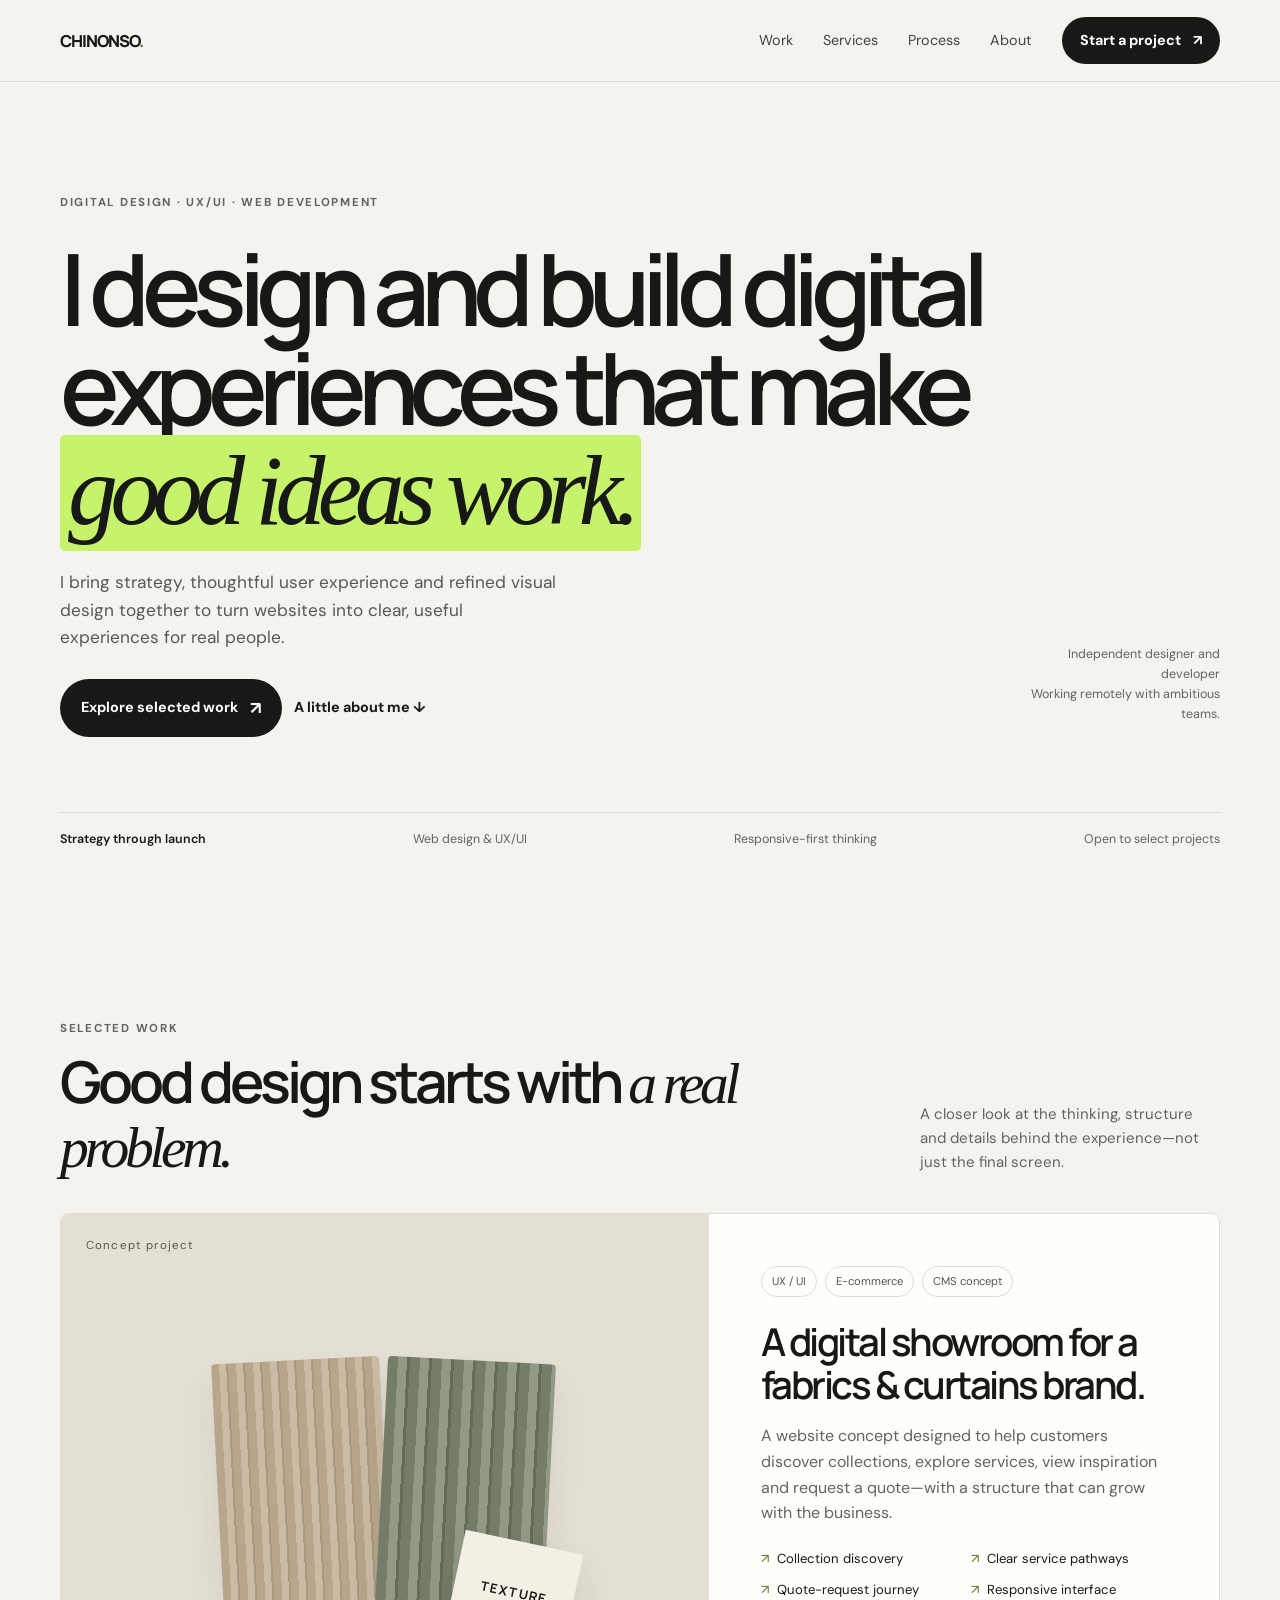
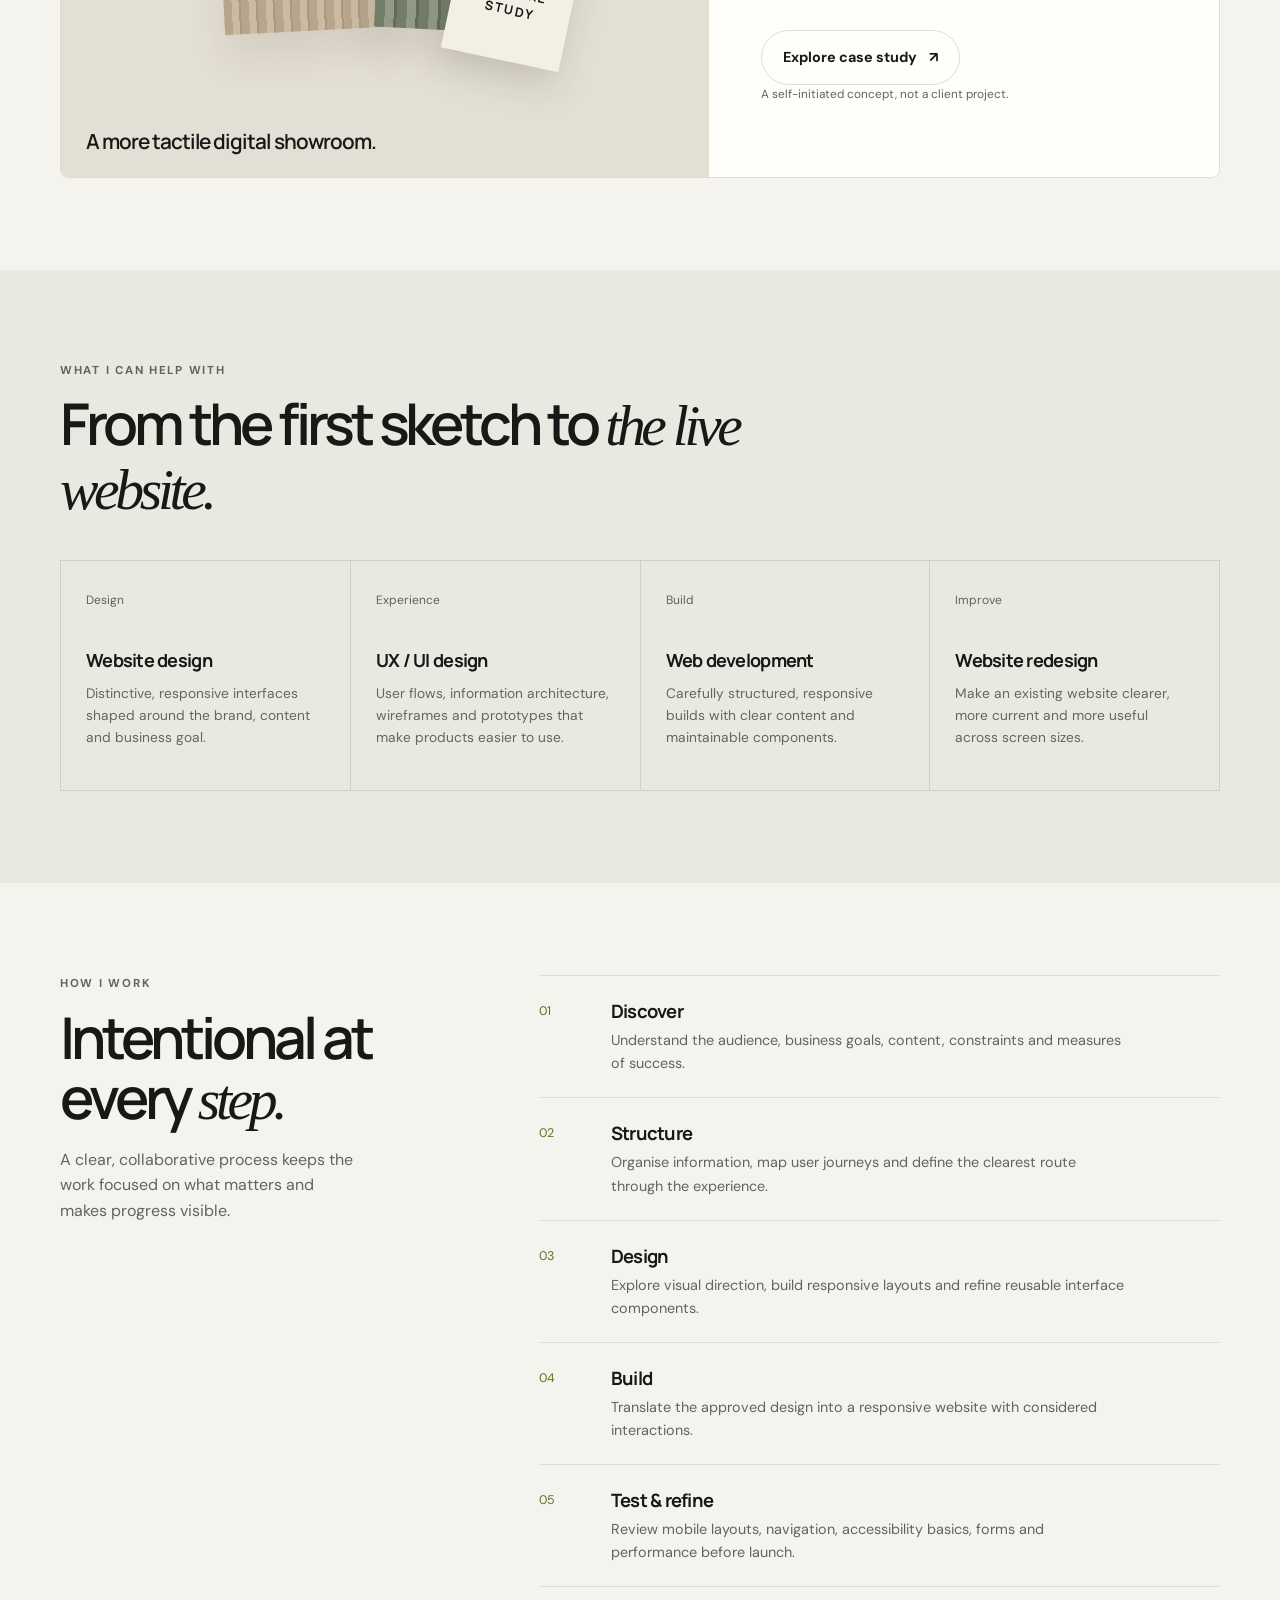
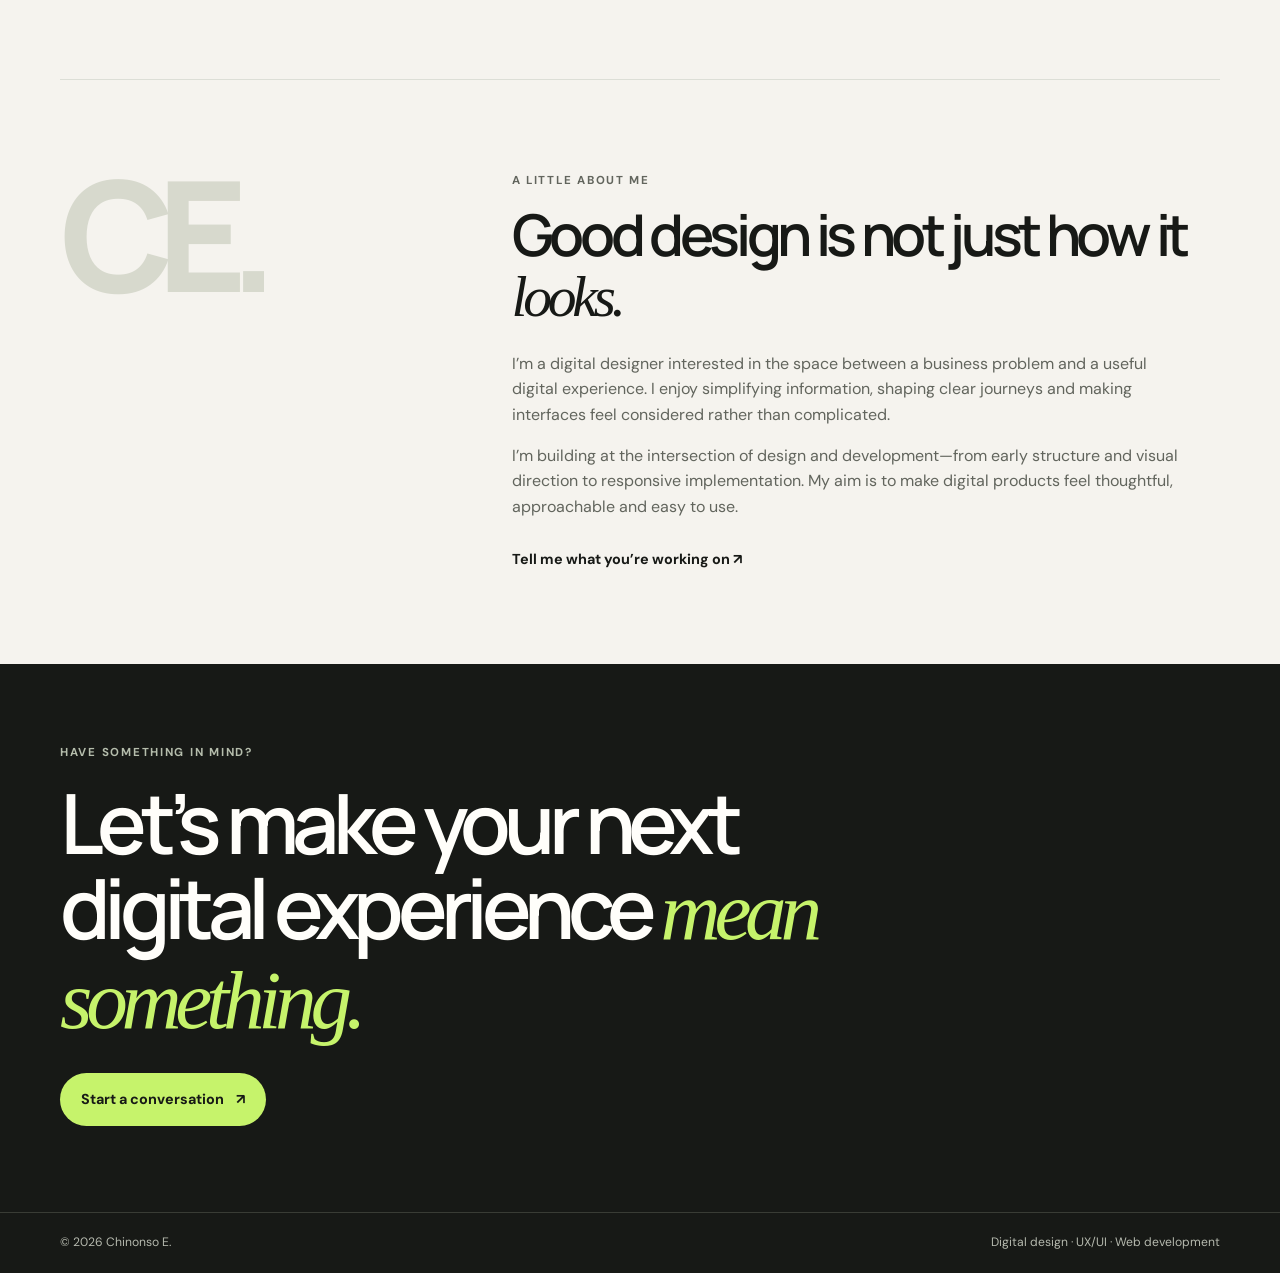
<file: index.html>
<!doctype html>
<html lang="en">
<head>
  <meta charset="utf-8">
  <meta name="viewport" content="width=device-width, initial-scale=1">
  <meta name="description" content="Chinonso E. — digital designer and web developer creating thoughtful, responsive digital experiences.">
  <meta name="theme-color" content="#f5f3ee">
  <link rel="icon" href="favicon.svg" type="image/svg+xml">
  <meta property="og:type" content="website">
  <meta property="og:title" content="Chinonso E. — Digital Designer &amp; Web Developer">
  <meta property="og:description" content="Digital designer and web developer creating thoughtful, responsive digital experiences.">
  <meta name="twitter:card" content="summary">
  <title>Chinonso E. — Digital Designer & Web Developer</title>
  <link rel="preconnect" href="https://fonts.googleapis.com">
  <link rel="preconnect" href="https://fonts.gstatic.com" crossorigin>
  <link href="https://fonts.googleapis.com/css2?family=DM+Sans:wght@400;500;600;700&family=Manrope:wght@400;500;600;700;800&display=swap" rel="stylesheet">
  <link rel="stylesheet" href="styles.css">
</head>
<body>
  <a class="skip-link" href="#top">Skip to content</a>
  <header class="nav">
    <div class="wrap nav-inner">
      <a class="brand" href="#top" aria-label="Chinonso home">CHINONSO<span>.</span></a>
      <button class="menu" aria-expanded="false" aria-controls="navlinks">Menu</button>
      <nav id="navlinks" class="navlinks" aria-label="Main navigation">
        <a href="#work">Work</a><a href="#services">Services</a><a href="#process">Process</a><a href="#about">About</a>
        <!-- Replace hello@example.com with your real professional email before publishing. -->
        <a class="nav-cta" href="mailto:hello@example.com">Start a project <span aria-hidden="true">↗</span></a>
      </nav>
    </div>
  </header>

  <main id="top">
    <section class="hero wrap">
      <div class="eyebrow">Digital design · UX/UI · Web development</div>
      <h1>I design and build digital experiences that make <em>good ideas work.</em></h1>
      <div class="hero-bottom">
        <div>
          <p class="hero-copy">I bring strategy, thoughtful user experience and refined visual design together to turn websites into clear, useful experiences for real people.</p>
          <div class="actions">
            <a class="button" href="#work">Explore selected work <span class="arrow" aria-hidden="true">↗</span></a>
            <a class="text-link" href="#about">A little about me ↓</a>
          </div>
        </div>
        <p class="hero-note">Independent designer and developer<br>Working remotely with ambitious teams.</p>
      </div>
      <div class="hero-meta"><span>Strategy through launch</span><span>Web design & UX/UI</span><span>Responsive-first thinking</span><span>Open to select projects</span></div>
    </section>

    <section id="work" class="section wrap">
      <div class="section-head">
        <div><div class="eyebrow">Selected work</div><h2 class="section-title">Good design starts with <em>a real problem.</em></h2></div>
        <p>A closer look at the thinking, structure and details behind the experience—not just the final screen.</p>
      </div>
      <article class="work-card">
        <div class="project-art" role="img" aria-label="Abstract fabric swatches and curtain textures representing an interior fabrics website concept">
          <span class="art-label">Concept project</span>
          <div class="fabric-scene"><div class="fabric-panel one"></div><div class="fabric-panel two"></div><div class="fabric-swatch">TEXTURE<br>STUDY</div></div>
          <div class="art-caption">A more tactile digital showroom.</div>
        </div>
        <div class="project-info">
          <div class="tag-row"><span class="tag">UX / UI</span><span class="tag">E-commerce</span><span class="tag">CMS concept</span></div>
          <h3>A digital showroom for a fabrics & curtains brand.</h3>
          <p>A website concept designed to help customers discover collections, explore services, view inspiration and request a quote—with a structure that can grow with the business.</p>
          <ul class="feature-list"><li>Collection discovery</li><li>Clear service pathways</li><li>Quote-request journey</li><li>Responsive interface</li></ul>
          <a class="button button-outline" href="case-study.html">Explore case study <span aria-hidden="true">↗</span></a>
          <p class="fine-print">A self-initiated concept, not a client project.</p>
        </div>
      </article>
    </section>

    <section id="services" class="section services">
      <div class="wrap">
        <div class="eyebrow">What I can help with</div>
        <h2 class="section-title">From the first sketch to <em>the live website.</em></h2>
        <div class="service-grid">
          <article class="service"><span class="service-num">Design</span><h3>Website design</h3><p>Distinctive, responsive interfaces shaped around the brand, content and business goal.</p></article>
          <article class="service"><span class="service-num">Experience</span><h3>UX / UI design</h3><p>User flows, information architecture, wireframes and prototypes that make products easier to use.</p></article>
          <article class="service"><span class="service-num">Build</span><h3>Web development</h3><p>Carefully structured, responsive builds with clear content and maintainable components.</p></article>
          <article class="service"><span class="service-num">Improve</span><h3>Website redesign</h3><p>Make an existing website clearer, more current and more useful across screen sizes.</p></article>
        </div>
      </div>
    </section>

    <section id="process" class="section wrap">
      <div class="process-grid">
        <div class="process-intro"><div class="eyebrow">How I work</div><h2 class="section-title">Intentional at every <em>step.</em></h2><p>A clear, collaborative process keeps the work focused on what matters and makes progress visible.</p></div>
        <div class="process-list">
          <div class="process-item"><span class="num">01</span><div><h3>Discover</h3><p>Understand the audience, business goals, content, constraints and measures of success.</p></div></div>
          <div class="process-item"><span class="num">02</span><div><h3>Structure</h3><p>Organise information, map user journeys and define the clearest route through the experience.</p></div></div>
          <div class="process-item"><span class="num">03</span><div><h3>Design</h3><p>Explore visual direction, build responsive layouts and refine reusable interface components.</p></div></div>
          <div class="process-item"><span class="num">04</span><div><h3>Build</h3><p>Translate the approved design into a responsive website with considered interactions.</p></div></div>
          <div class="process-item"><span class="num">05</span><div><h3>Test & refine</h3><p>Review mobile layouts, navigation, accessibility basics, forms and performance before launch.</p></div></div>
        </div>
      </div>
    </section>

    <section id="about" class="section wrap about">
      <div class="about-mark" aria-hidden="true">CE.</div>
      <div><div class="eyebrow">A little about me</div><h2>Good design is not just how it <em>looks.</em></h2>
        <div class="about-copy"><p>I’m a digital designer interested in the space between a business problem and a useful digital experience. I enjoy simplifying information, shaping clear journeys and making interfaces feel considered rather than complicated.</p>
        <p>I’m building at the intersection of design and development—from early structure and visual direction to responsive implementation. My aim is to make digital products feel thoughtful, approachable and easy to use.</p></div>
        <a class="text-link" href="mailto:hello@example.com">Tell me what you’re working on ↗</a>
      </div>
    </section>

    <section class="cta">
      <div class="wrap">
        <div class="eyebrow">Have something in mind?</div>
        <h2>Let’s make your next digital experience <em>mean something.</em></h2>
        <a class="button button-light" href="mailto:hello@example.com">Start a conversation <span aria-hidden="true">↗</span></a>
      </div>
    </section>
  </main>
  <footer><div class="wrap footer-inner"><span>© <span id="year">2026</span> Chinonso E.</span><span>Digital design · UX/UI · Web development</span></div></footer>
  <script src="script.js" defer></script>
</body>
</html>
</file>
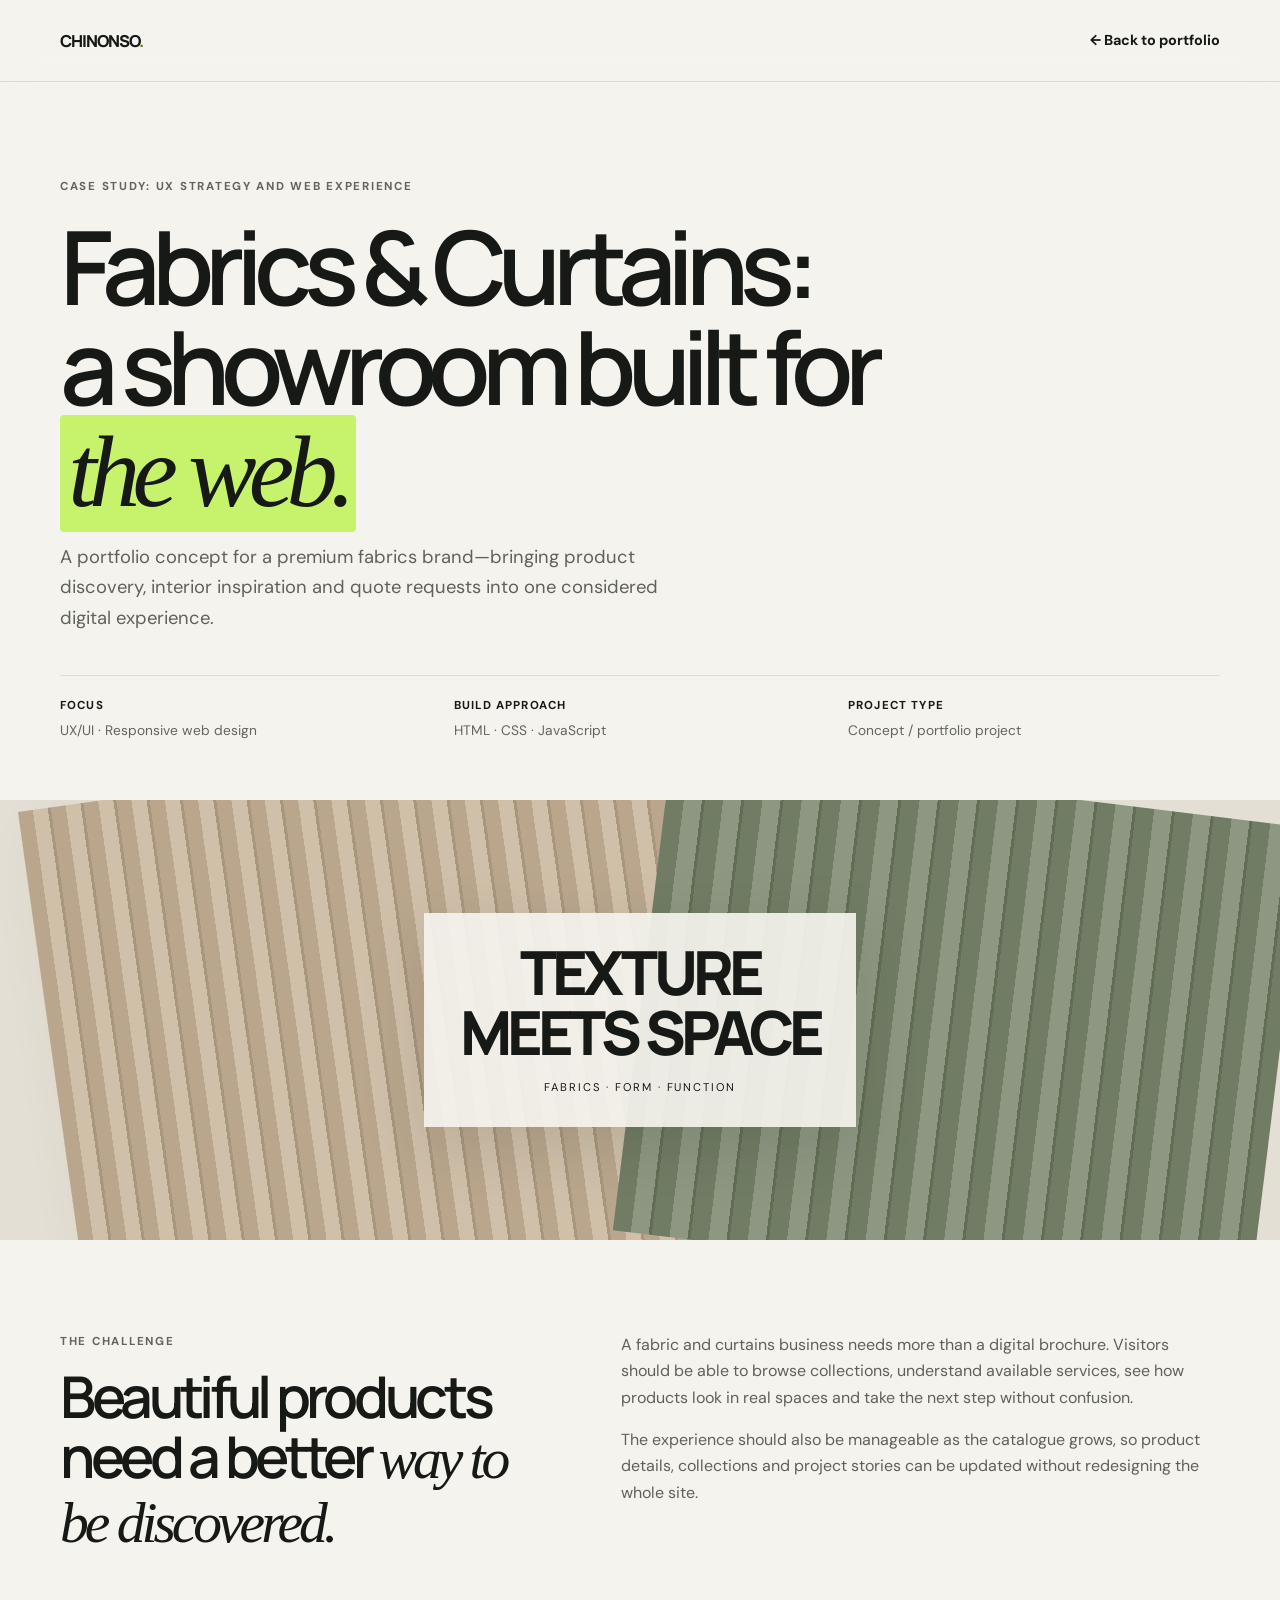
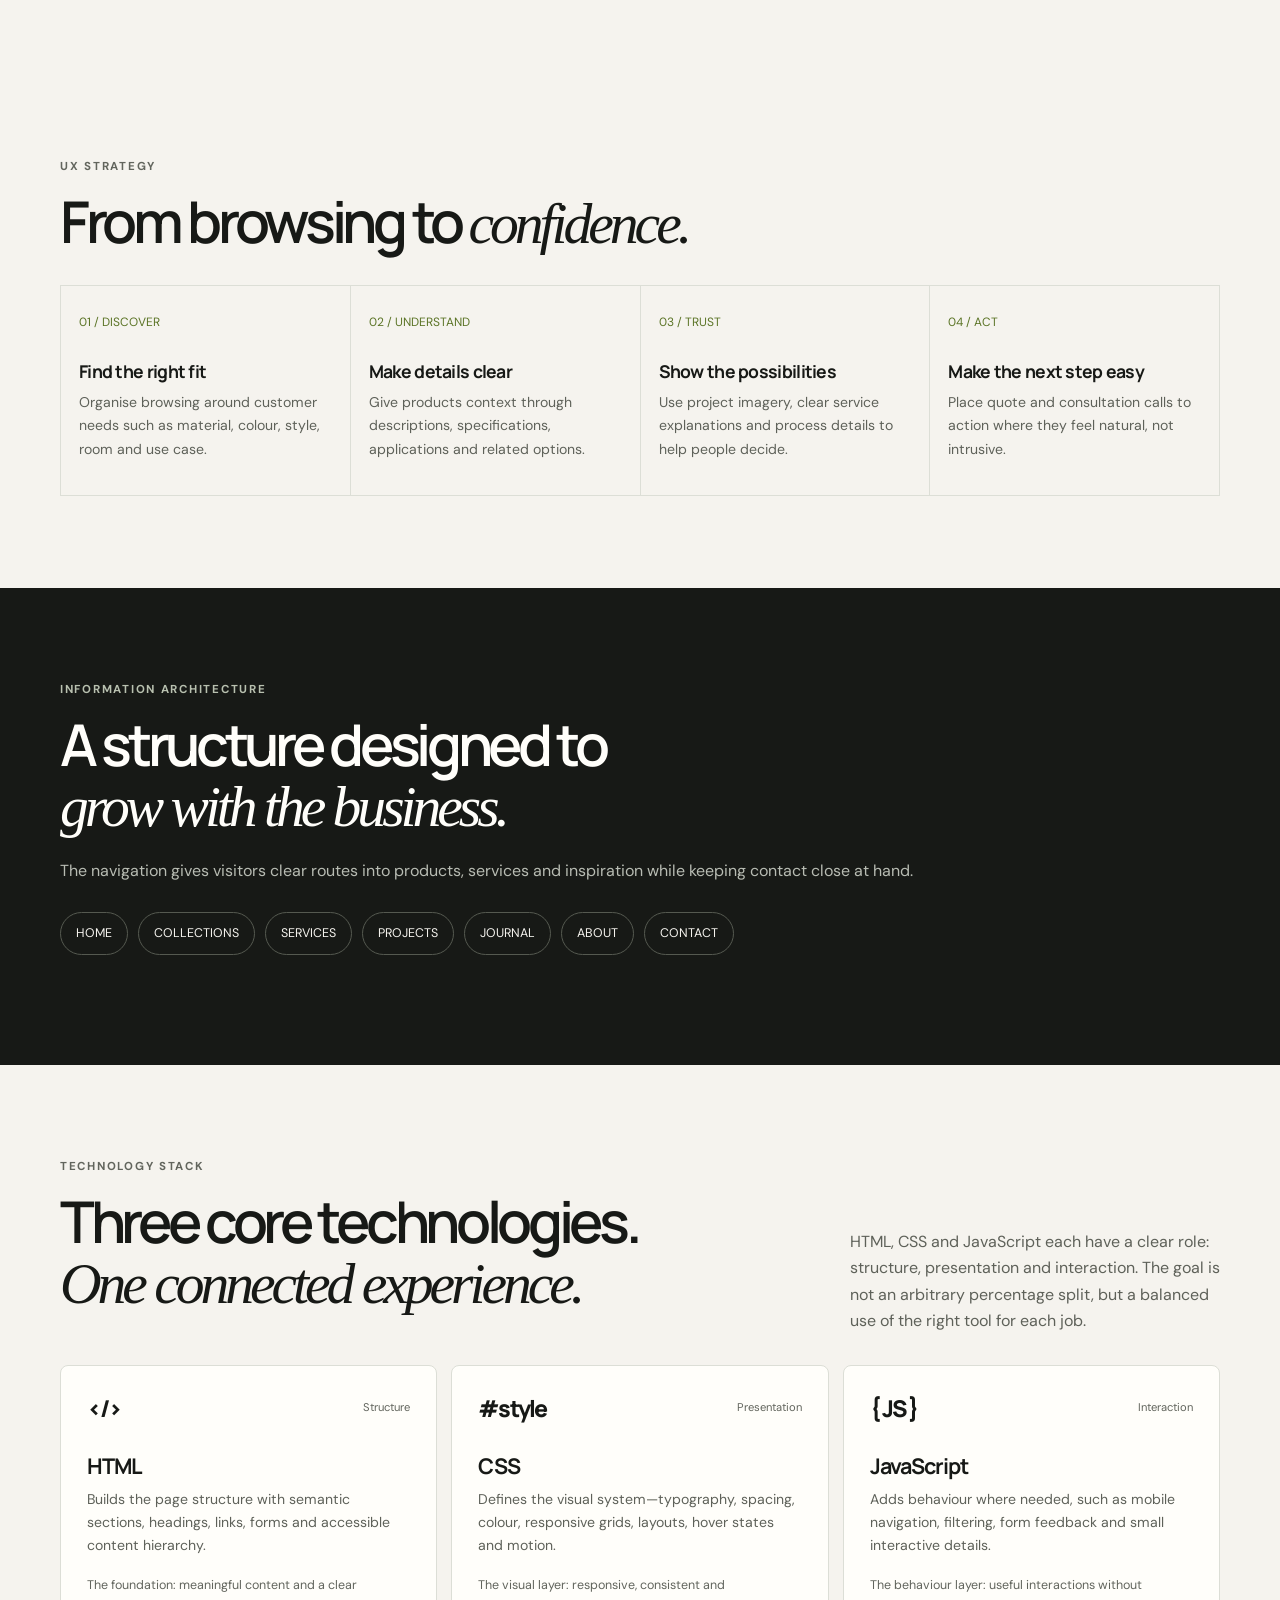
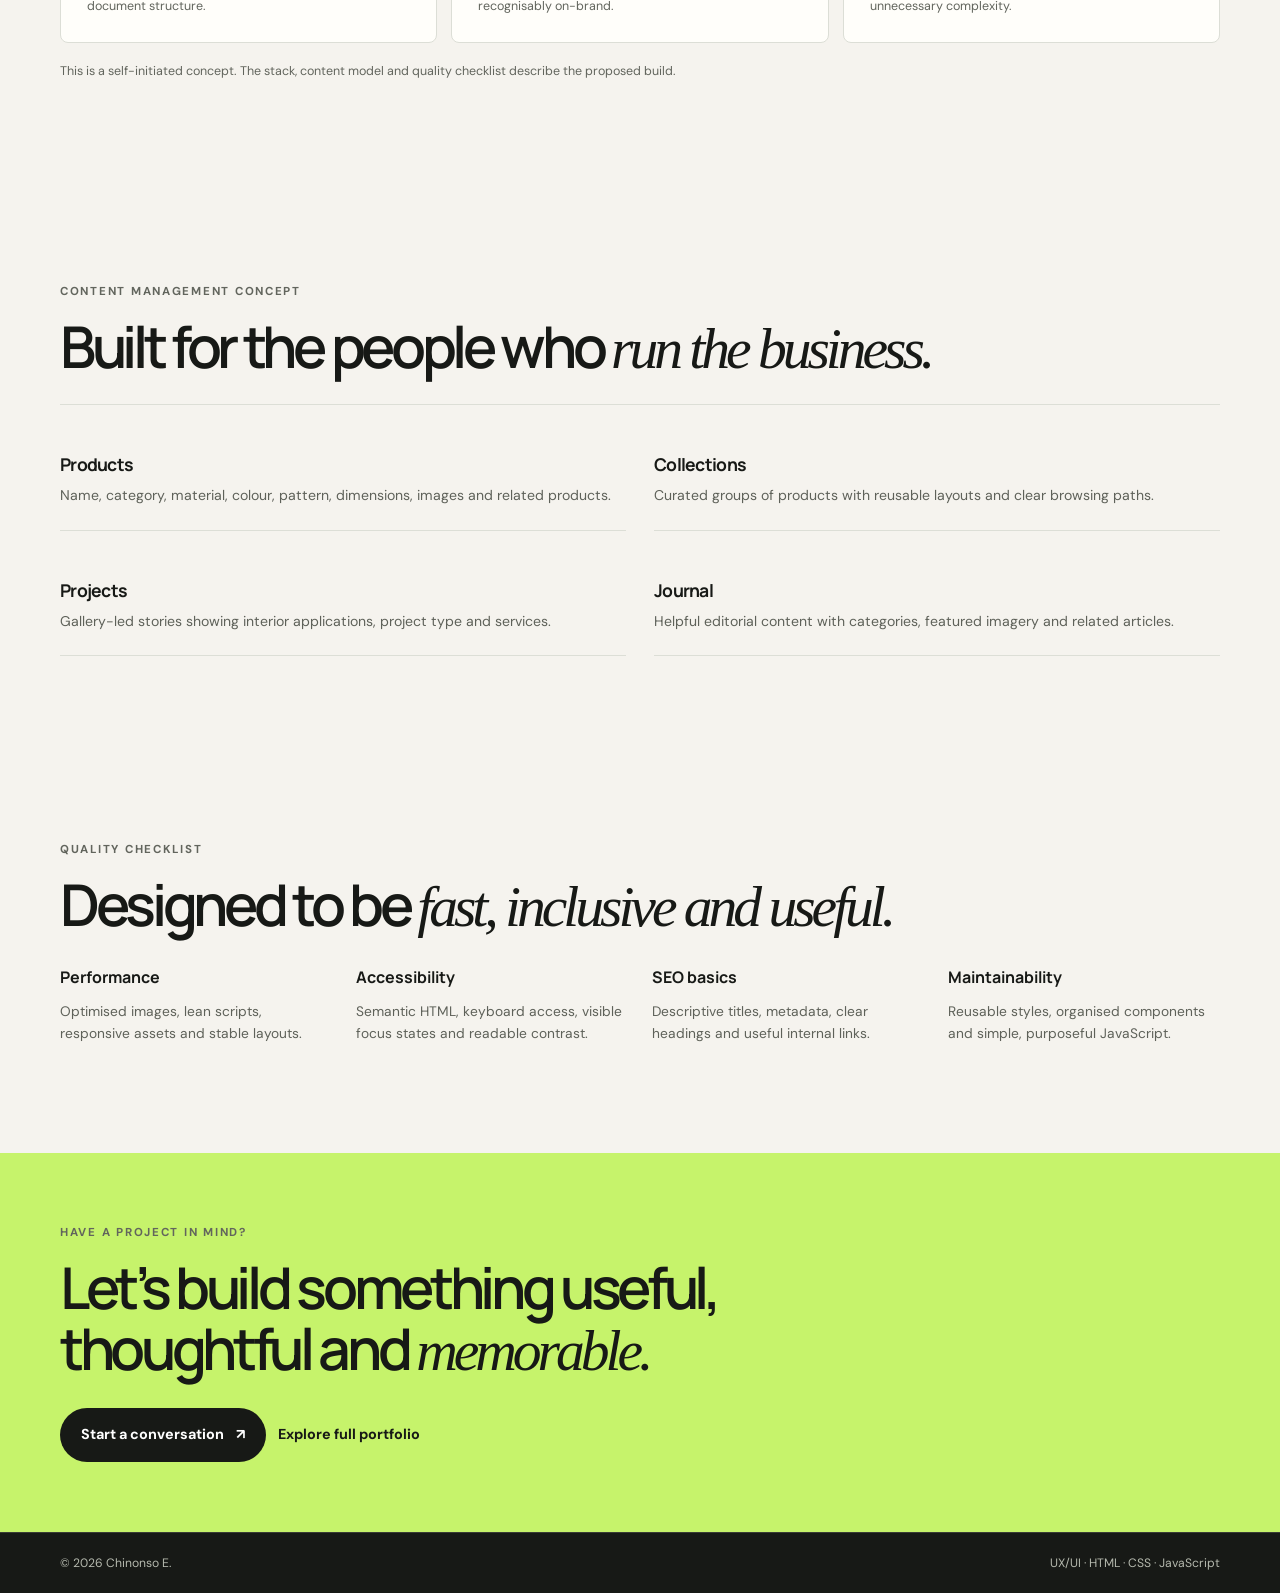
<file: case-study.html>
<!doctype html>
<html lang="en">
<head>
  <meta charset="utf-8">
  <meta name="viewport" content="width=device-width, initial-scale=1">
  <meta name="description" content="Fabrics & Curtains — UX/UI, HTML, CSS and JavaScript portfolio concept by Chinonso E.">
  <meta name="theme-color" content="#f5f3ee">
  <link rel="icon" href="favicon.svg" type="image/svg+xml">
  <meta property="og:type" content="website">
  <meta property="og:title" content="Fabrics &amp; Curtains — Case Study | Chinonso E.">
  <meta property="og:description" content="A UX/UI concept for a premium fabrics brand: product discovery, interior inspiration and quote requests in one experience.">
  <meta name="twitter:card" content="summary">
  <title>Fabrics & Curtains — Case Study | Chinonso E.</title>
  <link rel="preconnect" href="https://fonts.googleapis.com">
  <link rel="preconnect" href="https://fonts.gstatic.com" crossorigin>
  <link href="https://fonts.googleapis.com/css2?family=DM+Sans:wght@400;500;600;700&family=Manrope:wght@400;500;600;700;800&display=swap" rel="stylesheet">
  <link rel="stylesheet" href="styles.css">
  <link rel="stylesheet" href="case-study.css">
</head>
<body>
  <a class="skip-link" href="#top">Skip to content</a>
  <header class="nav">
    <div class="wrap nav-inner">
      <a class="brand" href="index.html" aria-label="Chinonso home">CHINONSO<span>.</span></a>
      <a class="text-link" href="index.html">← Back to portfolio</a>
    </div>
  </header>

  <main id="top">
    <section class="hero wrap">
      <div class="eyebrow">Case study: UX strategy and web experience</div>
      <h1>Fabrics & Curtains:<br>a showroom built for <em>the web.</em></h1>
      <p class="lead">A portfolio concept for a premium fabrics brand—bringing product discovery, interior inspiration and quote requests into one considered digital experience.</p>
      <div class="meta">
        <span><b>Focus</b>UX/UI · Responsive web design</span>
        <span><b>Build approach</b>HTML · CSS · JavaScript</span>
        <span><b>Project type</b>Concept / portfolio project</span>
      </div>
    </section>

    <section class="visual" role="img" aria-label="Abstract layered fabric textures in warm stone and olive tones">
      <div class="visual-title"><strong>TEXTURE<br>MEETS SPACE</strong><span>FABRICS · FORM · FUNCTION</span></div>
    </section>

    <section class="section wrap split">
      <div><div class="eyebrow">The challenge</div><h2>Beautiful products need a better <em>way to be discovered.</em></h2></div>
      <div class="intro"><p>A fabric and curtains business needs more than a digital brochure. Visitors should be able to browse collections, understand available services, see how products look in real spaces and take the next step without confusion.</p><p>The experience should also be manageable as the catalogue grows, so product details, collections and project stories can be updated without redesigning the whole site.</p></div>
    </section>

    <section class="section wrap">
      <div class="eyebrow">UX strategy</div><h2>From browsing to <em>confidence.</em></h2>
      <div class="strategy">
        <article><span class="num">01 / DISCOVER</span><h3>Find the right fit</h3><p>Organise browsing around customer needs such as material, colour, style, room and use case.</p></article>
        <article><span class="num">02 / UNDERSTAND</span><h3>Make details clear</h3><p>Give products context through descriptions, specifications, applications and related options.</p></article>
        <article><span class="num">03 / TRUST</span><h3>Show the possibilities</h3><p>Use project imagery, clear service explanations and process details to help people decide.</p></article>
        <article><span class="num">04 / ACT</span><h3>Make the next step easy</h3><p>Place quote and consultation calls to action where they feel natural, not intrusive.</p></article>
      </div>
    </section>

    <section class="section dark">
      <div class="wrap">
        <div class="eyebrow">Information architecture</div><h2>A structure designed to <em>grow with the business.</em></h2>
        <p>The navigation gives visitors clear routes into products, services and inspiration while keeping contact close at hand.</p>
        <div class="ia"><span>HOME</span><span>COLLECTIONS</span><span>SERVICES</span><span>PROJECTS</span><span>JOURNAL</span><span>ABOUT</span><span>CONTACT</span></div>
      </div>
    </section>

    <section class="section wrap">
      <div class="tech-head"><div><div class="eyebrow">Technology stack</div><h2>Three core technologies.<br><em>One connected experience.</em></h2></div><p>HTML, CSS and JavaScript each have a clear role: structure, presentation and interaction. The goal is not an arbitrary percentage split, but a balanced use of the right tool for each job.</p></div>
      <div class="tech-grid">
        <article class="tech"><div class="tech-top"><span class="tech-symbol">&lt;/&gt;</span><span class="tech-index">Structure</span></div><h3>HTML</h3><p>Builds the page structure with semantic sections, headings, links, forms and accessible content hierarchy.</p><p class="tech-note">The foundation: meaningful content and a clear document structure.</p></article>
        <article class="tech"><div class="tech-top"><span class="tech-symbol">#style</span><span class="tech-index">Presentation</span></div><h3>CSS</h3><p>Defines the visual system—typography, spacing, colour, responsive grids, layouts, hover states and motion.</p><p class="tech-note">The visual layer: responsive, consistent and recognisably on-brand.</p></article>
        <article class="tech"><div class="tech-top"><span class="tech-symbol">{ JS }</span><span class="tech-index">Interaction</span></div><h3>JavaScript</h3><p>Adds behaviour where needed, such as mobile navigation, filtering, form feedback and small interactive details.</p><p class="tech-note">The behaviour layer: useful interactions without unnecessary complexity.</p></article>
      </div>
      <p class="note">This is a self-initiated concept. The stack, content model and quality checklist describe the proposed build.</p>
    </section>

    <section class="section wrap">
      <div class="eyebrow">Content management concept</div><h2>Built for the people who <em>run the business.</em></h2>
      <div class="cms">
        <article><h3>Products</h3><p>Name, category, material, colour, pattern, dimensions, images and related products.</p></article>
        <article><h3>Collections</h3><p>Curated groups of products with reusable layouts and clear browsing paths.</p></article>
        <article><h3>Projects</h3><p>Gallery-led stories showing interior applications, project type and services.</p></article>
        <article><h3>Journal</h3><p>Helpful editorial content with categories, featured imagery and related articles.</p></article>
      </div>
    </section>

    <section class="section wrap">
      <div class="eyebrow">Quality checklist</div><h2>Designed to be <em>fast, inclusive and useful.</em></h2>
      <div class="quality">
        <div><b>Performance</b><p>Optimised images, lean scripts, responsive assets and stable layouts.</p></div>
        <div><b>Accessibility</b><p>Semantic HTML, keyboard access, visible focus states and readable contrast.</p></div>
        <div><b>SEO basics</b><p>Descriptive titles, metadata, clear headings and useful internal links.</p></div>
        <div><b>Maintainability</b><p>Reusable styles, organised components and simple, purposeful JavaScript.</p></div>
      </div>
    </section>

    <section class="case-cta"><div class="wrap"><div class="eyebrow">Have a project in mind?</div><h2>Let’s build something useful, thoughtful and <em>memorable.</em></h2><div class="actions"><!-- Replace hello@example.com with your real professional email before publishing. -->
<a class="button" href="mailto:hello@example.com">Start a conversation <span aria-hidden="true">↗</span></a><a class="text-link" href="index.html">Explore full portfolio</a></div></div></section>
  </main>

  <footer><div class="wrap footer-inner"><span>© <span id="year">2026</span> Chinonso E.</span><span>UX/UI · HTML · CSS · JavaScript</span></div></footer>
  <script src="script.js" defer></script>
</body>
</html>
</file>
<file: styles.css>
:root{--paper:#f5f3ee;--ink:#171916;--muted:#62655d;--line:#dcded6;--accent:#c6f36b;--white:#fffefa;--max:1160px}
*{box-sizing:border-box}
html{scroll-behavior:smooth;scroll-padding-top:90px}
body{margin:0;background:var(--paper);color:var(--ink);font-family:"DM Sans",sans-serif;line-height:1.6;-webkit-font-smoothing:antialiased}
a{color:inherit;text-decoration:none}
button{font:inherit}
.wrap{width:min(var(--max),calc(100% - 48px));margin-inline:auto}
.nav{height:82px;display:flex;align-items:center;justify-content:space-between;border-bottom:1px solid var(--line);position:sticky;top:0;z-index:20;background:rgba(245,243,238,.92);backdrop-filter:blur(14px)}
.brand{font:800 1.03rem Manrope,sans-serif;letter-spacing:-.06em}.brand span{color:#5b7426}
.navlinks{display:flex;align-items:center;gap:30px;font-size:.9rem;color:#42453f}
.navlinks a:not(.nav-cta):hover,.text-link:hover{opacity:.62}
.nav-cta,.button{display:inline-flex;align-items:center;justify-content:center;gap:12px;border-radius:100px;font-weight:700;transition:transform .2s,background .2s}
.nav-cta{background:var(--ink);color:white;padding:12px 18px}.nav-cta:hover,.button:hover{transform:translateY(-2px)}
.menu{display:none;border:1px solid var(--line);background:transparent;border-radius:999px;padding:8px 14px}
.hero{padding:112px 0 78px;position:relative}
.eyebrow{font-size:.72rem;font-weight:700;letter-spacing:.15em;text-transform:uppercase;color:var(--muted)}
.hero h1{font:600 clamp(3.3rem,7.8vw,7.4rem)/.99 Manrope,sans-serif;letter-spacing:-.085em;max-width:1000px;margin:27px 0 28px}
.hero h1 em,.section-title em,.about h2 em,.cta h2 em{font-family:Georgia,serif;font-weight:400;letter-spacing:-.075em}
.hero h1 em{background:var(--accent);padding:0 .08em .05em;border-radius:5px}
.hero-bottom{display:flex;justify-content:space-between;align-items:flex-end;gap:32px}
.hero-copy{font-size:1.08rem;max-width:500px;color:#575a53;margin:0}
.actions{display:flex;gap:12px;align-items:center;flex-wrap:wrap;margin-top:27px}
.button{padding:15px 21px;background:var(--ink);color:white;font-size:.9rem}
.button .arrow{font-size:1.1rem}
.text-link{font-weight:700;font-size:.9rem}
.hero-note{font-size:.78rem;color:var(--muted);max-width:190px;text-align:right}
.hero-meta{border-top:1px solid var(--line);margin-top:75px;padding-top:17px;display:flex;gap:24px;justify-content:space-between;font-size:.78rem;color:var(--muted)}
.hero-meta span:first-child{color:var(--ink);font-weight:600}
.section{padding:92px 0}
.section-head{display:flex;justify-content:space-between;align-items:flex-end;gap:40px;margin-bottom:35px}
.section-title{font:600 clamp(2.2rem,4.5vw,4rem)/1.05 Manrope,sans-serif;letter-spacing:-.07em;margin:13px 0 0;max-width:720px}
.section-head>p{max-width:300px;color:var(--muted);font-size:.94rem;margin:0 0 4px}
.work-card{display:grid;grid-template-columns:1.12fr .88fr;background:var(--white);border:1px solid var(--line);border-radius:8px;overflow:hidden}
.project-art{min-height:490px;background:#e4dfd4;position:relative;overflow:hidden;display:flex;align-items:center;justify-content:center;padding:40px}
.art-label{position:absolute;top:23px;left:25px;font-size:.72rem;letter-spacing:.1em;color:#55584f}
.fabric-scene{width:min(390px,100%);height:330px;position:relative;display:flex;align-items:center;justify-content:center}
.fabric-panel{position:absolute;width:43%;height:82%;top:9%;border-radius:4px 4px 1px 1px;box-shadow:0 24px 35px #4b45321a}
.fabric-panel.one{left:7%;background:repeating-linear-gradient(90deg,#b7a58c 0 8px,#cbbba5 8px 15px,#a99980 15px 17px);transform:rotate(-3deg)}
.fabric-panel.two{right:8%;background:repeating-linear-gradient(90deg,#737d67 0 10px,#929985 10px 19px,#626c58 19px 22px);transform:rotate(3deg)}
.fabric-swatch{position:absolute;width:120px;height:120px;right:2%;bottom:0;background:#f4efe4;transform:rotate(12deg);box-shadow:0 18px 35px #25251f20;display:flex;align-items:center;justify-content:center;font:700 .8rem Manrope;letter-spacing:.13em;text-align:center}
.art-caption{position:absolute;bottom:22px;left:25px;font:600 1.3rem Manrope;letter-spacing:-.05em}
.project-info{padding:clamp(28px,4vw,52px);display:flex;flex-direction:column;justify-content:center}
.tag-row{display:flex;gap:8px;flex-wrap:wrap;margin-bottom:23px}
.tag{border:1px solid var(--line);border-radius:100px;padding:6px 10px;font-size:.7rem;color:#55584f}
.project-info h3{font:600 clamp(1.8rem,3vw,2.7rem)/1.12 Manrope;letter-spacing:-.065em;margin:0 0 17px}
.project-info p{color:var(--muted);margin:0 0 22px}
.feature-list{list-style:none;padding:0;margin:0 0 30px;display:grid;grid-template-columns:1fr 1fr;gap:10px 14px;font-size:.82rem}
.feature-list li:before{content:"↗";color:#5b7426;margin-right:8px}
.button-outline{background:transparent;color:var(--ink);border:1px solid var(--line);align-self:flex-start}
.button-outline:hover{background:#efeee7}
.services{background:#e9e9e1}
.services .section-title{margin-bottom:40px}
.service-grid{display:grid;grid-template-columns:repeat(4,1fr);border-top:1px solid #cfd1c7;border-left:1px solid #cfd1c7}
.service{min-height:230px;padding:25px;border-right:1px solid #cfd1c7;border-bottom:1px solid #cfd1c7}
.service-num{font-size:.75rem;color:#5f6359}
.service h3{font:700 1.13rem Manrope;letter-spacing:-.04em;margin:36px 0 10px}
.service p{font-size:.86rem;color:#64675f;margin:0}
.process-grid{display:grid;grid-template-columns:.75fr 1.25fr;gap:70px}
.process-intro p{max-width:300px;color:var(--muted)}
.process-list{border-top:1px solid var(--line)}
.process-item{display:grid;grid-template-columns:54px 1fr;gap:18px;padding:22px 0;border-bottom:1px solid var(--line)}
.process-item .num{font-size:.78rem;color:#5b7426;padding-top:4px}
.process-item h3{font:700 1.15rem Manrope;letter-spacing:-.04em;margin:0 0 5px}
.process-item p{margin:0;color:var(--muted);font-size:.9rem;max-width:520px}
.about{display:grid;grid-template-columns:.7fr 1.3fr;gap:70px;align-items:start;border-top:1px solid var(--line)}
.about-mark{font:800 clamp(5rem,12vw,10rem)/.8 Manrope;letter-spacing:-.12em;color:#d7d9cd}
.about h2{font:600 clamp(2.3rem,4.5vw,4.2rem)/1.03 Manrope;letter-spacing:-.075em;margin:15px 0 25px;max-width:700px}
.about-copy{max-width:680px;color:#62655d}
.about-copy p{margin:0 0 15px}
.about .text-link{display:inline-block;margin-top:14px;color:var(--ink)}
.cta{background:var(--ink);color:var(--white);padding:80px 0 86px}
.cta .eyebrow{color:#b5bdac}
.cta h2{font:600 clamp(2.6rem,6.5vw,6rem)/1.02 Manrope;letter-spacing:-.08em;max-width:850px;margin:18px 0 30px}
.cta h2 em{color:var(--accent)}
.button-light{background:var(--accent);color:var(--ink)}
footer{background:var(--ink);color:#b5b9ae;border-top:1px solid #393c35;padding:20px 0;font-size:.76rem}
.footer-inner{display:flex;justify-content:space-between;gap:20px}
.fine-print{font-size:.74rem;color:var(--muted);margin-top:15px}
:focus-visible{outline:3px solid #5b7426;outline-offset:4px}
@media(max-width:800px){
  .wrap{width:min(var(--max),calc(100% - 36px))}
  .nav{height:72px}.menu{display:inline-flex}
  .navlinks{display:none;position:absolute;top:71px;left:0;right:0;padding:20px 24px 24px;background:var(--paper);border-bottom:1px solid var(--line);flex-direction:column;align-items:stretch;gap:18px}
  .navlinks.open{display:flex}.nav-cta{align-self:flex-start}
  .hero{padding:82px 0 58px}.hero h1{font-size:clamp(3.1rem,12vw,6rem)}
  .hero-bottom{display:block}.hero-note{max-width:none;text-align:left;margin-top:24px}
  .hero-meta{margin-top:48px;flex-wrap:wrap;justify-content:flex-start;gap:10px 22px}
  .section{padding:68px 0}.section-head{display:block}.section-head>p{margin-top:17px}
  .work-card{grid-template-columns:1fr}.project-art{min-height:360px}.project-info{padding:30px 25px}
  .service-grid{grid-template-columns:repeat(2,1fr)}.service{min-height:205px;padding:20px}
  .process-grid{grid-template-columns:1fr;gap:25px}
  .about{grid-template-columns:1fr;gap:30px}.about-mark{font-size:6rem}
  .cta{padding:65px 0}
}
@media(max-width:480px){
  .wrap{width:calc(100% - 30px)}
  .hero h1{font-size:3.15rem}.hero-copy{font-size:1rem}
  .hero-meta{display:grid;gap:8px}
  .project-art{min-height:300px;padding:20px}.fabric-scene{height:260px}.fabric-swatch{width:95px;height:95px}
  .feature-list{grid-template-columns:1fr}
  .service-grid{grid-template-columns:1fr}.service{min-height:170px}.service h3{margin-top:22px}
  .process-item{grid-template-columns:36px 1fr;gap:12px}
  .footer-inner{flex-direction:column;gap:6px}
}
@media(prefers-reduced-motion:reduce){html{scroll-behavior:auto}*,*::before,*::after{transition:none!important}}
.skip-link{position:absolute;left:12px;top:-64px;z-index:50;background:var(--ink);color:#fff;padding:10px 16px;border-radius:100px;font-weight:700;font-size:.9rem}
.skip-link:focus{top:12px}
.nav-inner{display:flex;align-items:center;justify-content:space-between}
</file>
<file: case-study.css>
/* Case-study page styles. Shared tokens, nav, buttons and footer live in styles.css. */
body{margin:0;background:var(--paper);color:var(--ink);font-family:"DM Sans",sans-serif;line-height:1.65;-webkit-font-smoothing:antialiased}
.hero{padding:95px 0 58px}
.hero h1{font:600 clamp(3.4rem,8vw,7rem)/.98 Manrope,sans-serif;letter-spacing:-.085em;max-width:900px;margin:20px 0}
h1 em,h2 em{font-family:Georgia,serif;font-weight:400;letter-spacing:-.07em}
.hero h1 em{background:var(--accent);padding:0 .08em .04em;border-radius:4px}
.lead{font-size:1.15rem;color:#5f625a;max-width:650px;margin:0}
.meta{display:grid;grid-template-columns:repeat(3,1fr);gap:22px;border-top:1px solid var(--line);margin-top:42px;padding-top:20px}
.meta span{font-size:.86rem;color:var(--muted)}
.meta b{display:block;color:var(--ink);font-size:.72rem;text-transform:uppercase;letter-spacing:.1em;margin-bottom:4px}
.visual{min-height:440px;background:#e4dfd4;position:relative;overflow:hidden;display:flex;align-items:center;justify-content:center;padding:36px}
.visual:before{content:"";position:absolute;width:60%;height:120%;top:-10%;left:4%;background:repeating-linear-gradient(90deg,#b9a68d 0 15px,#d0c0aa 15px 30px,#a8967d 30px 33px);transform:rotate(-8deg);box-shadow:25px 25px 65px #3c35251c}
.visual:after{content:"";position:absolute;width:50%;height:110%;top:-3%;right:0;background:repeating-linear-gradient(90deg,#707c64 0 18px,#8d9782 18px 36px,#626d57 36px 39px);transform:rotate(7deg)}
.visual-title{position:relative;z-index:1;background:rgba(245,243,238,.92);padding:30px 36px;text-align:center;box-shadow:0 20px 60px #25251f20}
.visual-title strong{font:800 clamp(1.8rem,5vw,3.8rem)/.95 Manrope;letter-spacing:-.08em}
.visual-title span{display:block;font-size:.7rem;letter-spacing:.17em;margin-top:15px}
.split{display:grid;grid-template-columns:.9fr 1.1fr;gap:70px}
h2{font:600 clamp(2.2rem,4.5vw,4rem)/1.05 Manrope;letter-spacing:-.075em;margin:15px 0 20px}
p{margin:0 0 16px;color:#5e6159}
.intro p{max-width:650px}
.strategy{display:grid;grid-template-columns:repeat(4,1fr);border-top:1px solid var(--line);border-left:1px solid var(--line);margin-top:30px}
.strategy article{padding:22px 18px;border-right:1px solid var(--line);border-bottom:1px solid var(--line);min-height:210px}
.num{font-size:.75rem;color:#5b7426}
.strategy h3,.cms h3{font:700 1.1rem Manrope;letter-spacing:-.04em;margin:25px 0 8px}
.strategy p,.cms p{font-size:.88rem;margin:0}
.dark{background:var(--ink);color:var(--white)}
.dark .eyebrow{color:#b8c0af}
.dark h2{max-width:650px}
.dark p{color:#b8bcb3}
.ia{display:flex;gap:10px;flex-wrap:wrap;margin:28px 0 18px}
.ia span{border:1px solid #555950;border-radius:100px;padding:10px 15px;font-size:.78rem;color:#f5f3ee}
.tech-head{display:flex;justify-content:space-between;align-items:end;gap:30px;margin-bottom:30px}
.tech-head p{max-width:370px;margin:0}
.tech-grid{display:grid;grid-template-columns:repeat(3,1fr);gap:14px}
.tech{background:var(--white);border:1px solid var(--line);border-radius:8px;padding:26px;min-height:225px;display:flex;flex-direction:column}
.tech-top{display:flex;justify-content:space-between;align-items:center}
.tech-symbol{font:800 1.45rem Manrope;letter-spacing:-.08em}
.tech-index{font-size:.7rem;color:var(--muted)}
.tech h3{font:700 1.35rem Manrope;letter-spacing:-.05em;margin:27px 0 8px}
.tech p{font-size:.88rem;margin:0}
.tech-note{font-size:.78rem!important;color:var(--muted)!important;margin-top:18px!important}
.cms{display:grid;grid-template-columns:repeat(2,1fr);gap:0 28px;border-top:1px solid var(--line);margin-top:25px}
.cms article{padding:22px 0;border-bottom:1px solid var(--line)}
.quality{display:grid;grid-template-columns:repeat(4,1fr);gap:24px;margin-top:28px}
.quality b{font:700 1rem Manrope}
.quality p{font-size:.86rem;margin-top:8px}
.note{font-size:.78rem;color:var(--muted);margin-top:18px}
.case-cta{background:var(--accent);padding:70px 0}
.case-cta h2{max-width:760px;margin-bottom:25px}
@media(max-width:760px){.wrap{width:calc(100% - 36px)}
.hero{padding:70px 0 45px}
.meta{grid-template-columns:1fr;gap:14px}
.visual{min-height:330px}
.split{grid-template-columns:1fr;gap:22px}
.strategy{grid-template-columns:repeat(2,1fr)}
.tech-head{display:block}
.tech-head p{margin-top:15px}
.tech-grid{grid-template-columns:1fr}
.tech{min-height:0}
.quality{grid-template-columns:repeat(2,1fr)}
.section{padding:60px 0}}
@media(max-width:440px){.wrap{width:calc(100% - 28px)}
.hero h1{font-size:3.25rem}
.visual{min-height:280px;padding:20px}
.visual-title{padding:22px}
.strategy{grid-template-columns:1fr}
.strategy article{min-height:0}
.cms{grid-template-columns:1fr}
.quality{grid-template-columns:1fr}}
</file>
